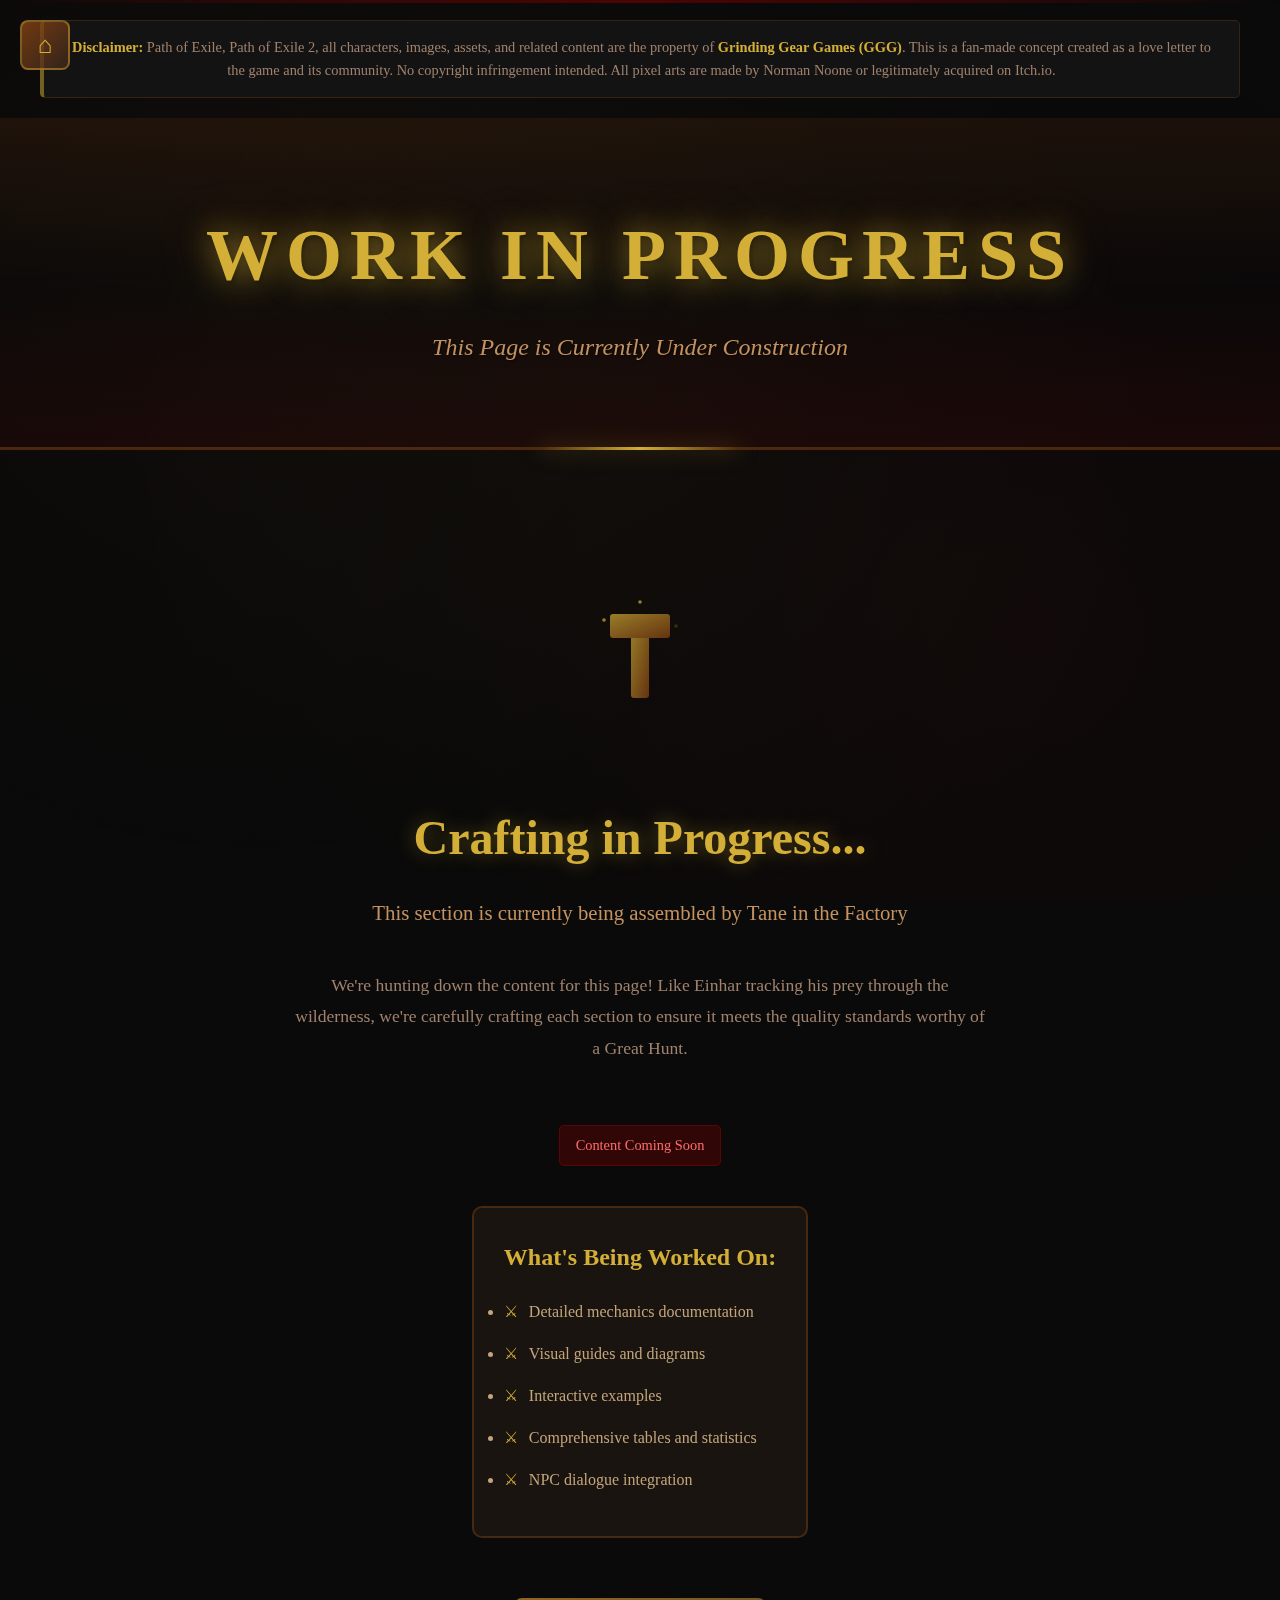
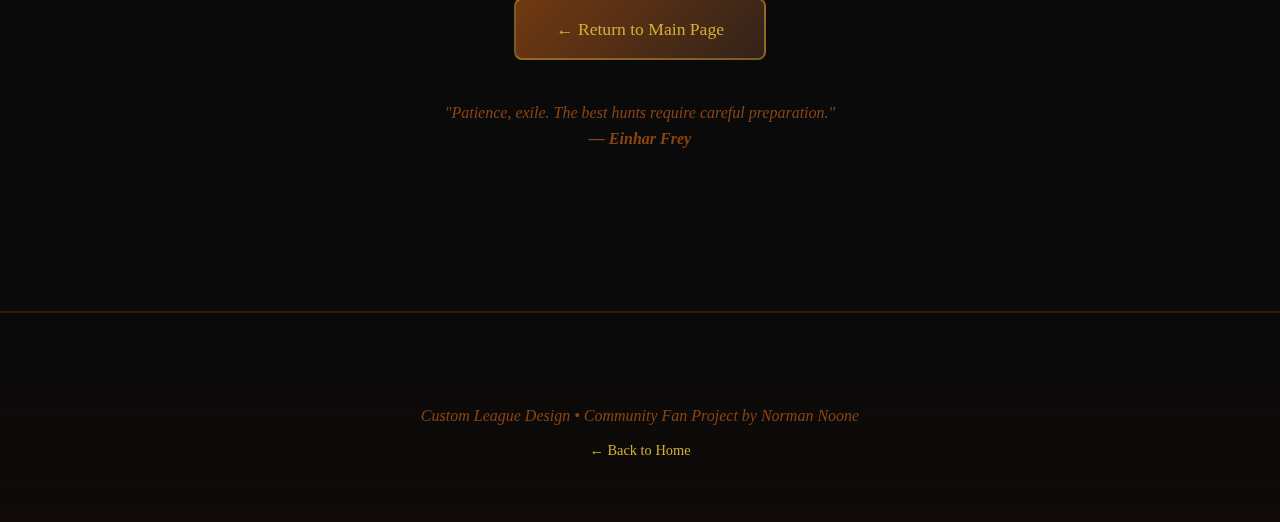
<file: Atlas_Passives.html>
<!DOCTYPE html>
<html lang="en">

<head>
    <meta charset="UTF-8">
    <meta name="viewport" content="width=device-width, initial-scale=1.0">
    <title>Work in Progress - Thaumaturgy</title>

    <!-- Load Dependencies -->
    <script src="lib/gsap.min.js"></script>
    <script src="lib/ScrollTrigger.min.js"></script>
    <script src="lib/lenis.min.js"></script>
    <script src="lib/popper.min.js"></script>
    <link rel="stylesheet" href="lib/tippy.css">
    <script src="lib/tippy.umd.min.js"></script>

    <!-- Main Styles and Scripts -->
    <link rel="stylesheet" href="assets/css/main.css">
    <script src="assets/js/main.js" defer></script>

    <style>
        .wip-container {
            min-height: 60vh;
            display: flex;
            flex-direction: column;
            align-items: center;
            justify-content: center;
            text-align: center;
            padding: 60px 20px;
        }

        .wip-icon {
            width: 120px;
            height: 120px;
            margin-bottom: 30px;
            opacity: 0.7;
            animation: pulse 2s ease-in-out infinite;
        }

        @keyframes pulse {

            0%,
            100% {
                opacity: 0.5;
                transform: scale(1);
            }

            50% {
                opacity: 0.8;
                transform: scale(1.05);
            }
        }

        .wip-title {
            font-size: 3em;
            color: #d4af37;
            margin-bottom: 20px;
            text-shadow: 0 0 20px rgba(212, 175, 55, 0.4);
        }

        .wip-subtitle {
            font-size: 1.3em;
            color: #c4915f;
            margin-bottom: 40px;
            max-width: 600px;
        }

        .wip-message {
            font-size: 1.1em;
            color: #a0826d;
            line-height: 1.8;
            max-width: 700px;
            margin-bottom: 40px;
        }

        .wip-features {
            background: rgba(40, 30, 20, 0.5);
            border: 2px solid rgba(139, 69, 19, 0.4);
            border-radius: 10px;
            padding: 30px;
            max-width: 800px;
            margin: 40px auto;
        }

        .wip-features h3 {
            color: #d4af37;
            font-size: 1.5em;
            margin-bottom: 20px;
        }

        .wip-feature-list {
            text-align: left;
            color: #c4a57b;
            line-height: 2;
        }

        .wip-feature-list li {
            margin-bottom: 10px;
            padding-left: 25px;
            position: relative;
        }

        .wip-feature-list li::before {
            content: "⚔";
            position: absolute;
            left: 0;
            color: #d4af37;
        }

        .back-button {
            display: inline-block;
            padding: 15px 40px;
            background: linear-gradient(135deg, rgba(139, 69, 19, 0.8) 0%, rgba(60, 40, 30, 0.8) 100%);
            border: 2px solid rgba(212, 175, 55, 0.4);
            border-radius: 8px;
            color: #d4af37;
            text-decoration: none;
            font-size: 1.1em;
            transition: all 0.3s ease;
            margin-top: 20px;
        }

        .back-button:hover {
            background: linear-gradient(135deg, rgba(139, 69, 19, 1) 0%, rgba(60, 40, 30, 1) 100%);
            border-color: #d4af37;
            box-shadow: 0 0 20px rgba(212, 175, 55, 0.5);
            transform: translateY(-2px);
        }

        .coming-soon-badge {
            display: inline-block;
            background: rgba(139, 0, 0, 0.3);
            padding: 8px 16px;
            border-radius: 5px;
            font-size: 0.9em;
            color: #ff6b6b;
            border: 1px solid rgba(139, 0, 0, 0.5);
            margin-top: 20px;
        }
    </style>
</head>

<body>
    <div class="bg-pattern"></div>
    <div class="blood-drip"></div>

    <!-- Home Button -->
    <a href="index.html" class="home-button" aria-label="Return to Home"></a>

    <div class="disclaimer">
        <strong>Disclaimer:</strong> Path of Exile, Path of Exile 2, all characters, images, assets, and related content
        are the property of <strong>Grinding Gear Games (GGG)</strong>. This is a fan-made concept created as a love
        letter to the game and its community. No copyright infringement intended. All pixel arts are made by Norman
        Noone
        or legitimately acquired on Itch.io.
    </div>

    <header>
        <h1>WORK IN PROGRESS</h1>
        <div class="subtitle">This Page is Currently Under Construction</div>
    </header>

    <div class="container">
        <div class="wip-container">
            <div class="wip-icon">
                <svg viewBox="0 0 200 200" xmlns="http://www.w3.org/2000/svg">
                    <defs>
                        <linearGradient id="hammerGrad" x1="0%" y1="0%" x2="100%" y2="100%">
                            <stop offset="0%" style="stop-color:#d4af37;stop-opacity:1" />
                            <stop offset="100%" style="stop-color:#8b4513;stop-opacity:1" />
                        </linearGradient>
                    </defs>
                    <!-- Hammer Handle -->
                    <rect x="85" y="60" width="30" height="120" fill="url(#hammerGrad)" rx="5" />
                    <!-- Hammer Head -->
                    <rect x="50" y="40" width="100" height="40" fill="url(#hammerGrad)" rx="5" />
                    <!-- Sparkles -->
                    <circle cx="40" cy="50" r="3" fill="#d4af37" opacity="0.8">
                        <animate attributeName="opacity" values="0.3;1;0.3" dur="1.5s" repeatCount="indefinite" />
                    </circle>
                    <circle cx="160" cy="60" r="3" fill="#d4af37" opacity="0.8">
                        <animate attributeName="opacity" values="1;0.3;1" dur="1.5s" repeatCount="indefinite" />
                    </circle>
                    <circle cx="100" cy="20" r="3" fill="#d4af37" opacity="0.8">
                        <animate attributeName="opacity" values="0.5;1;0.5" dur="1.5s" repeatCount="indefinite" />
                    </circle>
                </svg>
            </div>

            <h2 class="wip-title">Crafting in Progress...</h2>

            <p class="wip-subtitle">
                This section is currently being assembled by Tane in the Factory
            </p>

            <p class="wip-message">
                We're hunting down the content for this page! Like Einhar tracking his prey through the wilderness,
                we're carefully crafting each section to ensure it meets the quality standards worthy of a Great Hunt.
            </p>

            <div class="coming-soon-badge">
                Content Coming Soon
            </div>

            <div class="wip-features">
                <h3>What's Being Worked On:</h3>
                <ul class="wip-feature-list">
                    <li>Detailed mechanics documentation</li>
                    <li>Visual guides and diagrams</li>
                    <li>Interactive examples</li>
                    <li>Comprehensive tables and statistics</li>
                    <li>NPC dialogue integration</li>
                </ul>
            </div>

            <a href="index.html" class="back-button">← Return to Main Page</a>

            <p style="color: #8b4513; font-style: italic; margin-top: 40px;">
                "Patience, exile. The best hunts require careful preparation."<br>
                <strong>— Einhar Frey</strong>
            </p>
        </div>
    </div>

    <footer>
        <p style="color: #8b4513; font-style: italic; margin-top: 30px;">
            Custom League Design • Community Fan Project by Norman Noone
        </p>
        <p style="color: #6b5641; font-size: 0.9em; margin-top: 10px;">
            <a href="index.html" style="color: #d4af37; text-decoration: none;">← Back to Home</a>
        </p>
    </footer>
</body>

</html>
</file>
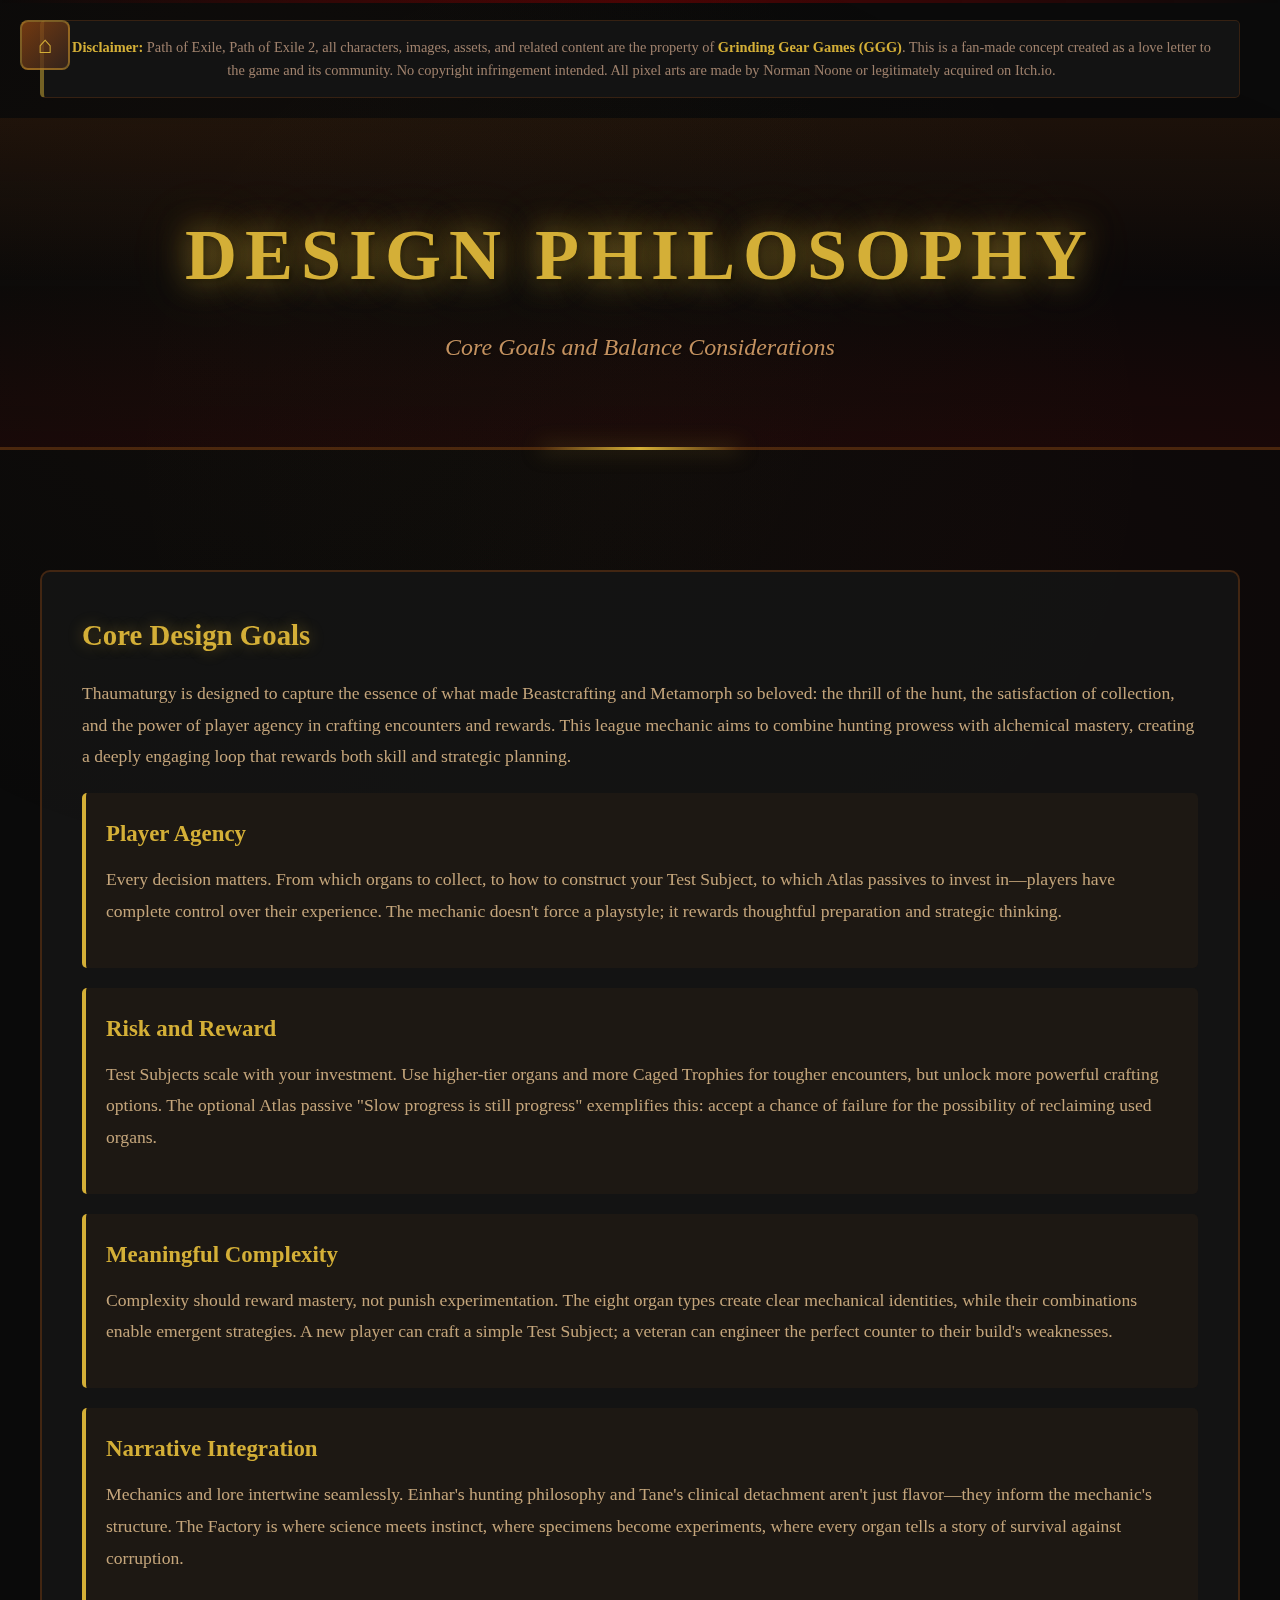
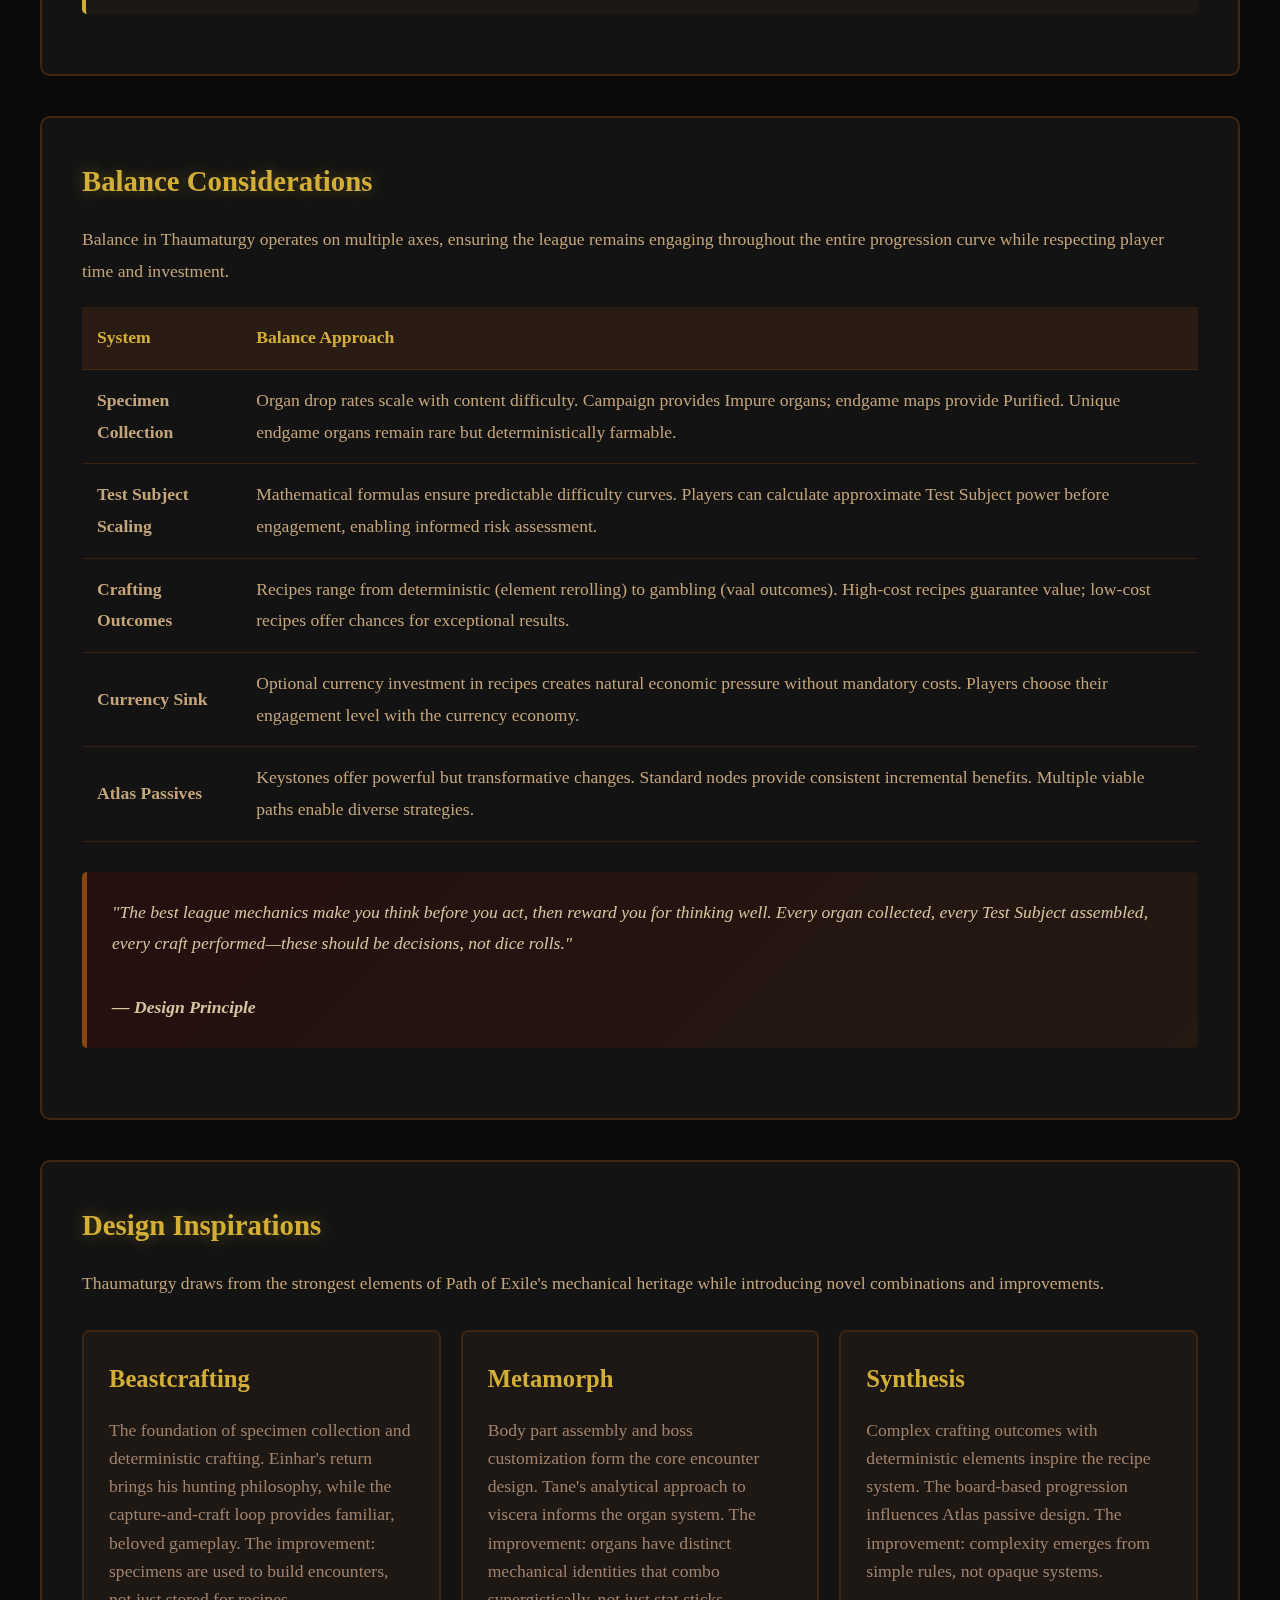
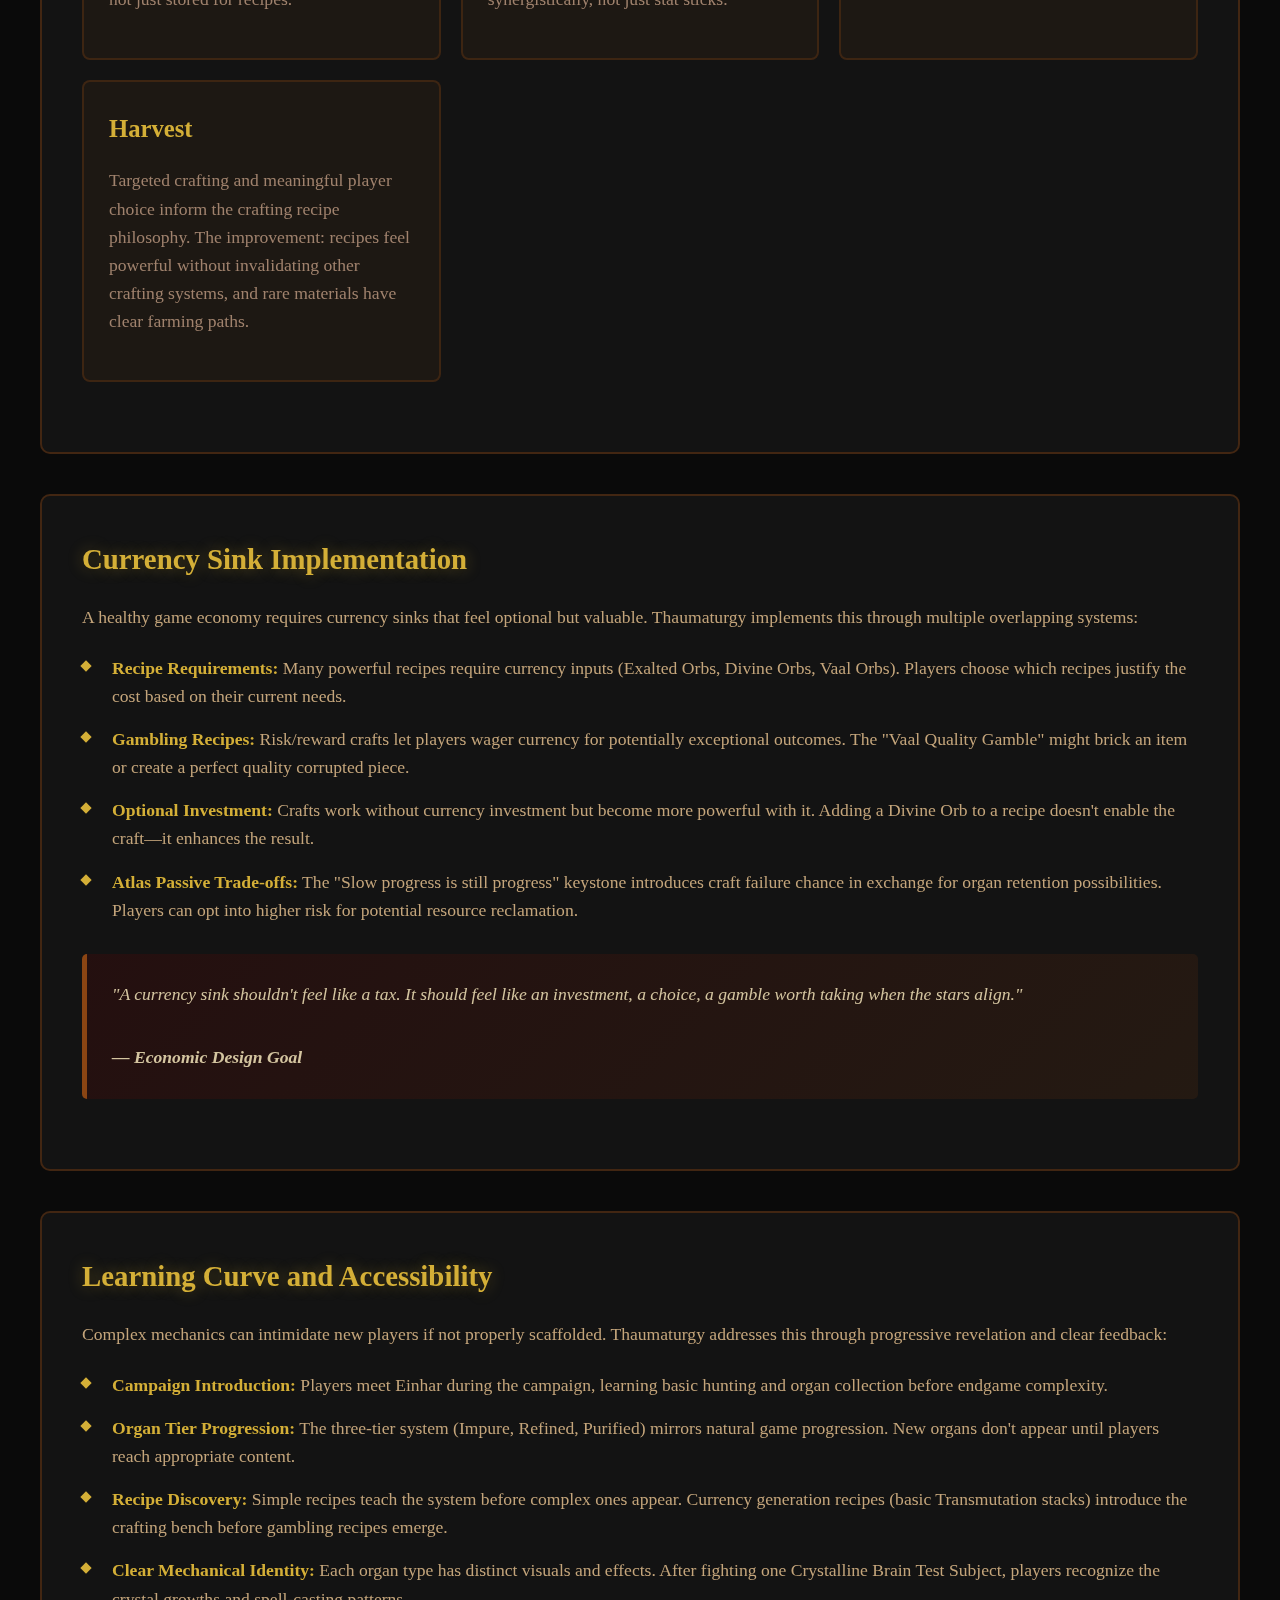
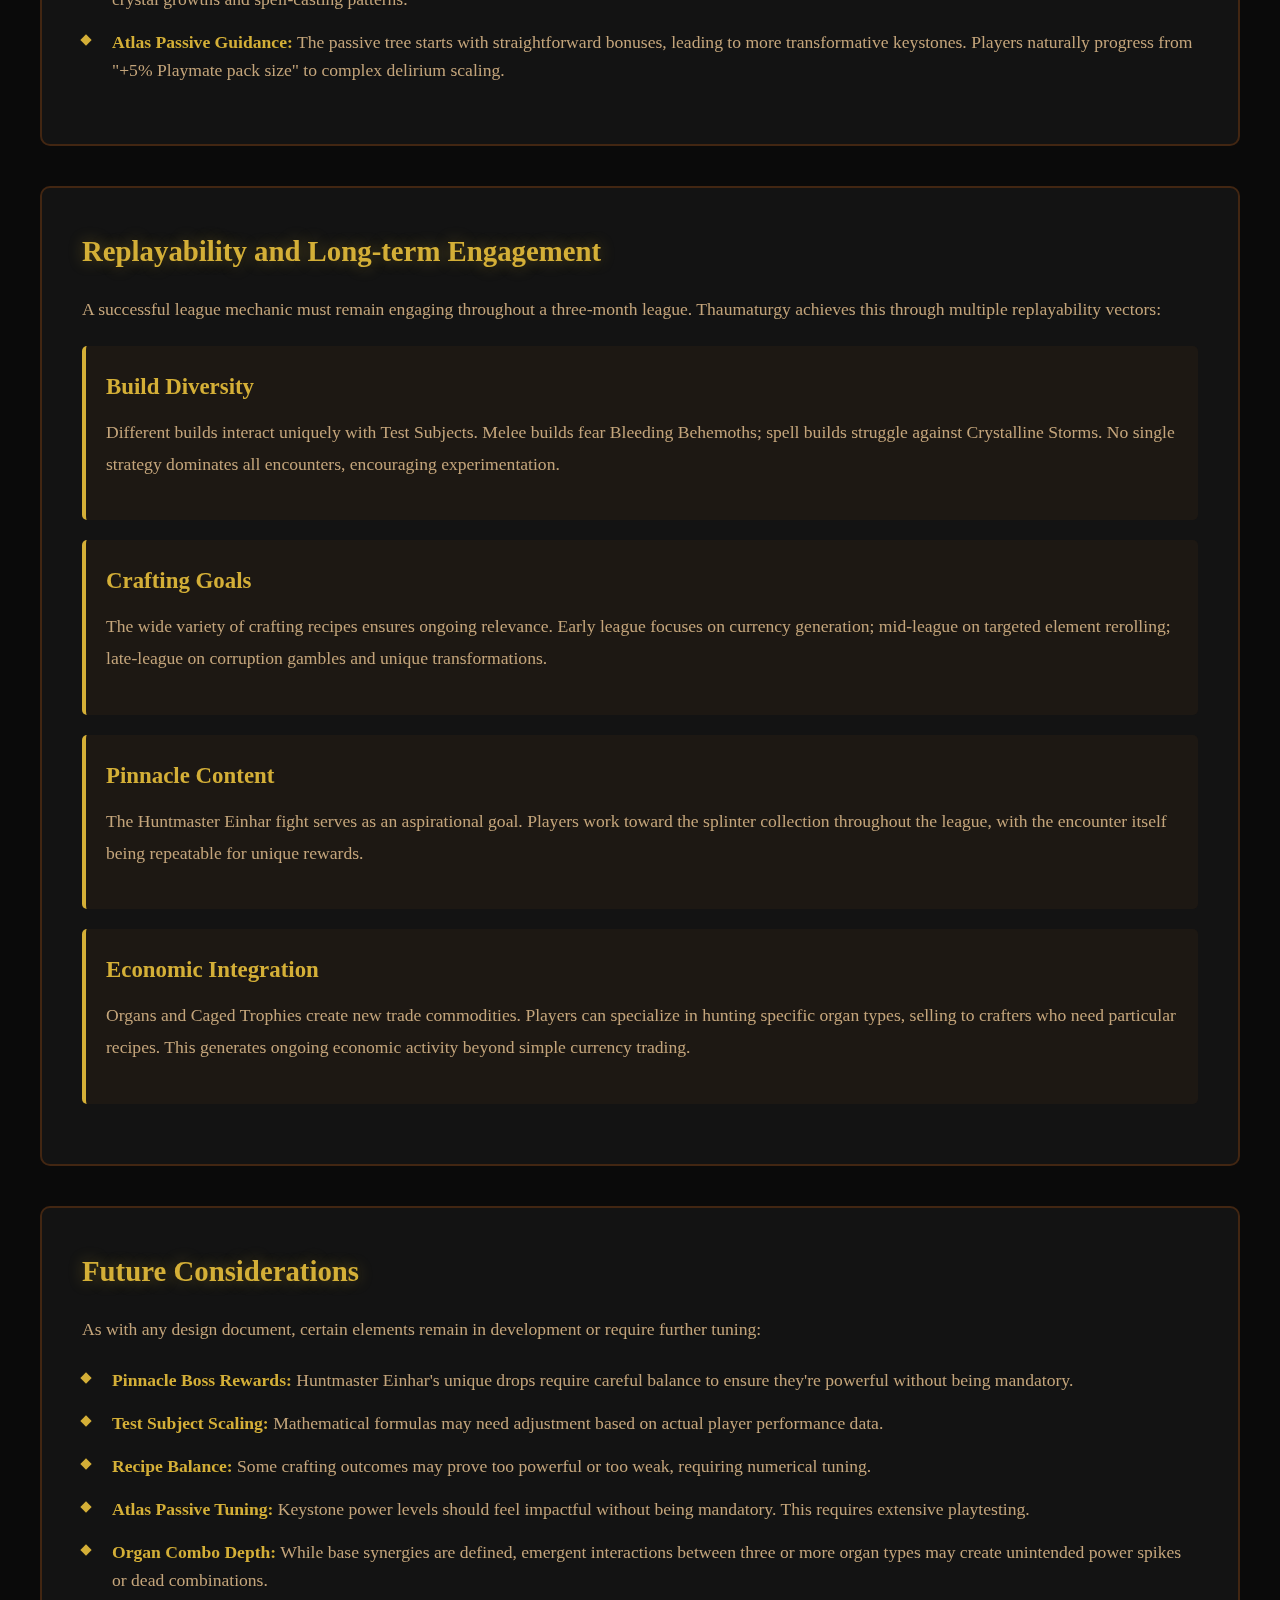
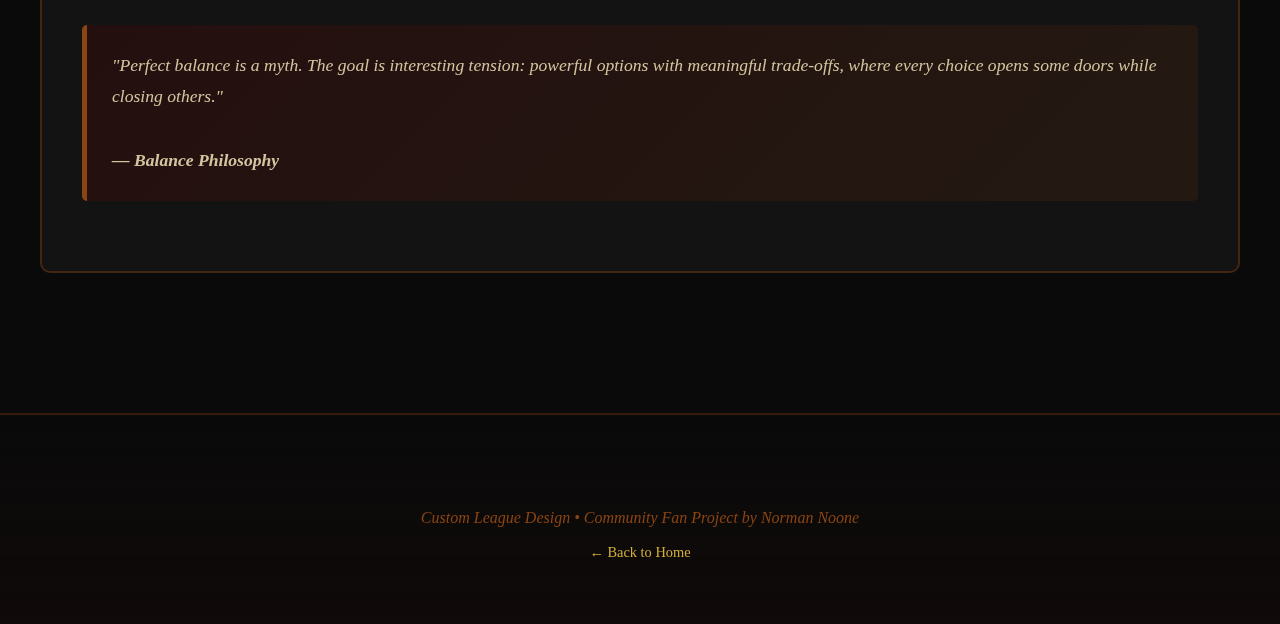
<file: Design_Philosophy.html>
<!DOCTYPE html>
<html lang="en">

<head>
    <meta charset="UTF-8">
    <meta name="viewport" content="width=device-width, initial-scale=1.0">
    <title>Design Philosophy - Thaumaturgy</title>

    <!-- Load Dependencies -->
    <script src="lib/gsap.min.js"></script>
    <script src="lib/ScrollTrigger.min.js"></script>
    <script src="lib/lenis.min.js"></script>
    <script src="lib/popper.min.js"></script>
    <link rel="stylesheet" href="lib/tippy.css">
    <script src="lib/tippy.umd.min.js"></script>

    <!-- Main Styles and Scripts -->
    <link rel="stylesheet" href="assets/css/main.css">
    <script src="assets/js/main.js" defer></script>

    <style>
        .philosophy-section {
            background: rgba(20, 20, 20, 0.9);
            border: 2px solid rgba(139, 69, 19, 0.4);
            border-radius: 10px;
            padding: 40px;
            margin: 40px auto;
            max-width: 1200px;
        }

        .philosophy-section h3 {
            color: #d4af37;
            font-size: 1.8em;
            margin-bottom: 20px;
            text-shadow: 0 0 15px rgba(212, 175, 55, 0.4);
        }

        .philosophy-content {
            color: #c4a57b;
            line-height: 1.8;
            font-size: 1.1em;
        }

        .philosophy-content p {
            margin-bottom: 20px;
        }

        .philosophy-list {
            margin: 20px 0;
            padding-left: 0;
            list-style: none;
        }

        .philosophy-list li {
            margin-bottom: 15px;
            padding-left: 30px;
            position: relative;
            color: #c4a57b;
            line-height: 1.6;
        }

        .philosophy-list li::before {
            content: "";
            position: absolute;
            left: 0;
            top: 8px;
            width: 8px;
            height: 8px;
            background: #d4af37;
            transform: rotate(45deg);
        }

        .philosophy-list li strong {
            color: #d4af37;
        }

        .quote-box {
            background: linear-gradient(135deg, rgba(139, 0, 0, 0.15) 0%, rgba(139, 69, 19, 0.15) 100%);
            border-left: 5px solid #8b4513;
            padding: 25px;
            margin: 30px 0;
            font-style: italic;
            color: #d4c5a0;
            border-radius: 5px;
        }

        .design-goal {
            background: rgba(40, 30, 20, 0.5);
            border-left: 4px solid #d4af37;
            padding: 20px;
            margin: 20px 0;
            border-radius: 5px;
        }

        .design-goal h4 {
            color: #d4af37;
            margin-bottom: 10px;
            font-size: 1.3em;
        }

        .balance-table {
            width: 100%;
            margin: 20px 0;
            border-collapse: collapse;
        }

        .balance-table th,
        .balance-table td {
            padding: 15px;
            text-align: left;
            border-bottom: 1px solid rgba(139, 69, 19, 0.3);
        }

        .balance-table th {
            background: rgba(139, 69, 19, 0.2);
            color: #d4af37;
            font-weight: bold;
        }

        .balance-table td {
            color: #c4a57b;
        }

        .inspiration-grid {
            display: grid;
            grid-template-columns: repeat(auto-fit, minmax(300px, 1fr));
            gap: 20px;
            margin: 30px 0;
        }

        .inspiration-card {
            background: rgba(40, 30, 20, 0.5);
            border: 2px solid rgba(139, 69, 19, 0.3);
            border-radius: 8px;
            padding: 25px;
            transition: all 0.3s ease;
        }

        .inspiration-card:hover {
            border-color: #d4af37;
            box-shadow: 0 0 15px rgba(212, 175, 55, 0.3);
        }

        .inspiration-card h4 {
            color: #d4af37;
            margin-bottom: 15px;
            font-size: 1.4em;
        }

        .inspiration-card p {
            color: #a0826d;
            line-height: 1.6;
        }
    </style>
</head>

<body>
    <div class="bg-pattern"></div>
    <div class="blood-drip"></div>

    <!-- Home Button -->
    <a href="index.html" class="home-button" aria-label="Return to Home"></a>

    <div class="disclaimer">
        <strong>Disclaimer:</strong> Path of Exile, Path of Exile 2, all characters, images, assets, and related content
        are the property of <strong>Grinding Gear Games (GGG)</strong>. This is a fan-made concept created as a love
        letter to the game and its community. No copyright infringement intended. All pixel arts are made by Norman
        Noone
        or legitimately acquired on Itch.io.
    </div>

    <header>
        <h1>DESIGN PHILOSOPHY</h1>
        <div class="subtitle">Core Goals and Balance Considerations</div>
    </header>

    <div class="container">
        <div class="philosophy-section">
            <h3>Core Design Goals</h3>
            <div class="philosophy-content">
                <p>
                    Thaumaturgy is designed to capture the essence of what made Beastcrafting and Metamorph so beloved:
                    the thrill of the hunt, the satisfaction of collection, and the power of player agency in crafting
                    encounters and rewards. This league mechanic aims to combine hunting prowess with alchemical
                    mastery,
                    creating a deeply engaging loop that rewards both skill and strategic planning.
                </p>

                <div class="design-goal">
                    <h4>Player Agency</h4>
                    <p>
                        Every decision matters. From which organs to collect, to how to construct your Test Subject, to
                        which Atlas passives to invest in—players have complete control over their experience. The
                        mechanic
                        doesn't force a playstyle; it rewards thoughtful preparation and strategic thinking.
                    </p>
                </div>

                <div class="design-goal">
                    <h4>Risk and Reward</h4>
                    <p>
                        Test Subjects scale with your investment. Use higher-tier organs and more Caged Trophies for
                        tougher encounters, but unlock more powerful crafting options. The optional Atlas passive "Slow
                        progress is still progress" exemplifies this: accept a chance of failure for the possibility of
                        reclaiming used organs.
                    </p>
                </div>

                <div class="design-goal">
                    <h4>Meaningful Complexity</h4>
                    <p>
                        Complexity should reward mastery, not punish experimentation. The eight organ types create clear
                        mechanical identities, while their combinations enable emergent strategies. A new player can
                        craft
                        a simple Test Subject; a veteran can engineer the perfect counter to their build's weaknesses.
                    </p>
                </div>

                <div class="design-goal">
                    <h4>Narrative Integration</h4>
                    <p>
                        Mechanics and lore intertwine seamlessly. Einhar's hunting philosophy and Tane's clinical
                        detachment aren't just flavor—they inform the mechanic's structure. The Factory is where science
                        meets instinct, where specimens become experiments, where every organ tells a story of survival
                        against corruption.
                    </p>
                </div>
            </div>
        </div>

        <div class="philosophy-section">
            <h3>Balance Considerations</h3>
            <div class="philosophy-content">
                <p>
                    Balance in Thaumaturgy operates on multiple axes, ensuring the league remains engaging throughout
                    the entire progression curve while respecting player time and investment.
                </p>

                <table class="balance-table">
                    <thead>
                        <tr>
                            <th>System</th>
                            <th>Balance Approach</th>
                        </tr>
                    </thead>
                    <tbody>
                        <tr>
                            <td><strong>Specimen Collection</strong></td>
                            <td>Organ drop rates scale with content difficulty. Campaign provides Impure organs; endgame
                                maps provide Purified. Unique endgame organs remain rare but deterministically farmable.
                            </td>
                        </tr>
                        <tr>
                            <td><strong>Test Subject Scaling</strong></td>
                            <td>Mathematical formulas ensure predictable difficulty curves. Players can calculate
                                approximate Test Subject power before engagement, enabling informed risk assessment.
                            </td>
                        </tr>
                        <tr>
                            <td><strong>Crafting Outcomes</strong></td>
                            <td>Recipes range from deterministic (element rerolling) to gambling (vaal outcomes).
                                High-cost
                                recipes guarantee value; low-cost recipes offer chances for exceptional results.</td>
                        </tr>
                        <tr>
                            <td><strong>Currency Sink</strong></td>
                            <td>Optional currency investment in recipes creates natural economic pressure without
                                mandatory
                                costs. Players choose their engagement level with the currency economy.</td>
                        </tr>
                        <tr>
                            <td><strong>Atlas Passives</strong></td>
                            <td>Keystones offer powerful but transformative changes. Standard nodes provide consistent
                                incremental benefits. Multiple viable paths enable diverse strategies.</td>
                        </tr>
                    </tbody>
                </table>

                <div class="quote-box">
                    "The best league mechanics make you think before you act, then reward you for thinking well. Every
                    organ collected, every Test Subject assembled, every craft performed—these should be decisions, not
                    dice rolls."
                    <br><br>
                    <strong>— Design Principle</strong>
                </div>
            </div>
        </div>

        <div class="philosophy-section">
            <h3>Design Inspirations</h3>
            <div class="philosophy-content">
                <p>
                    Thaumaturgy draws from the strongest elements of Path of Exile's mechanical heritage while
                    introducing novel combinations and improvements.
                </p>

                <div class="inspiration-grid">
                    <div class="inspiration-card">
                        <h4>Beastcrafting</h4>
                        <p>
                            The foundation of specimen collection and deterministic crafting. Einhar's return brings his
                            hunting philosophy, while the capture-and-craft loop provides familiar, beloved gameplay.
                            The
                            improvement: specimens are used to build encounters, not just stored for recipes.
                        </p>
                    </div>

                    <div class="inspiration-card">
                        <h4>Metamorph</h4>
                        <p>
                            Body part assembly and boss customization form the core encounter design. Tane's analytical
                            approach to viscera informs the organ system. The improvement: organs have distinct
                            mechanical
                            identities that combo synergistically, not just stat sticks.
                        </p>
                    </div>

                    <div class="inspiration-card">
                        <h4>Synthesis</h4>
                        <p>
                            Complex crafting outcomes with deterministic elements inspire the recipe system. The
                            board-based
                            progression influences Atlas passive design. The improvement: complexity emerges from simple
                            rules, not opaque systems.
                        </p>
                    </div>

                    <div class="inspiration-card">
                        <h4>Harvest</h4>
                        <p>
                            Targeted crafting and meaningful player choice inform the crafting recipe philosophy. The
                            improvement: recipes feel powerful without invalidating other crafting systems, and rare
                            materials have clear farming paths.
                        </p>
                    </div>
                </div>
            </div>
        </div>

        <div class="philosophy-section">
            <h3>Currency Sink Implementation</h3>
            <div class="philosophy-content">
                <p>
                    A healthy game economy requires currency sinks that feel optional but valuable. Thaumaturgy
                    implements
                    this through multiple overlapping systems:
                </p>

                <ul class="philosophy-list">
                    <li>
                        <strong>Recipe Requirements:</strong> Many powerful recipes require currency inputs (Exalted
                        Orbs,
                        Divine Orbs, Vaal Orbs). Players choose which recipes justify the cost based on their current
                        needs.
                    </li>
                    <li>
                        <strong>Gambling Recipes:</strong> Risk/reward crafts let players wager currency for potentially
                        exceptional outcomes. The "Vaal Quality Gamble" might brick an item or create a perfect quality
                        corrupted piece.
                    </li>
                    <li>
                        <strong>Optional Investment:</strong> Crafts work without currency investment but become more
                        powerful with it. Adding a Divine Orb to a recipe doesn't enable the craft—it enhances the
                        result.
                    </li>
                    <li>
                        <strong>Atlas Passive Trade-offs:</strong> The "Slow progress is still progress" keystone
                        introduces
                        craft failure chance in exchange for organ retention possibilities. Players can opt into higher
                        risk for potential resource reclamation.
                    </li>
                </ul>

                <div class="quote-box">
                    "A currency sink shouldn't feel like a tax. It should feel like an investment, a choice, a gamble
                    worth
                    taking when the stars align."
                    <br><br>
                    <strong>— Economic Design Goal</strong>
                </div>
            </div>
        </div>

        <div class="philosophy-section">
            <h3>Learning Curve and Accessibility</h3>
            <div class="philosophy-content">
                <p>
                    Complex mechanics can intimidate new players if not properly scaffolded. Thaumaturgy addresses this
                    through progressive revelation and clear feedback:
                </p>

                <ul class="philosophy-list">
                    <li>
                        <strong>Campaign Introduction:</strong> Players meet Einhar during the campaign, learning basic
                        hunting and organ collection before endgame complexity.
                    </li>
                    <li>
                        <strong>Organ Tier Progression:</strong> The three-tier system (Impure, Refined, Purified)
                        mirrors
                        natural game progression. New organs don't appear until players reach appropriate content.
                    </li>
                    <li>
                        <strong>Recipe Discovery:</strong> Simple recipes teach the system before complex ones appear.
                        Currency generation recipes (basic Transmutation stacks) introduce the crafting bench before
                        gambling recipes emerge.
                    </li>
                    <li>
                        <strong>Clear Mechanical Identity:</strong> Each organ type has distinct visuals and effects.
                        After
                        fighting one Crystalline Brain Test Subject, players recognize the crystal growths and
                        spell-casting
                        patterns.
                    </li>
                    <li>
                        <strong>Atlas Passive Guidance:</strong> The passive tree starts with straightforward bonuses,
                        leading to more transformative keystones. Players naturally progress from "+5% Playmate pack
                        size"
                        to complex delirium scaling.
                    </li>
                </ul>
            </div>
        </div>

        <div class="philosophy-section">
            <h3>Replayability and Long-term Engagement</h3>
            <div class="philosophy-content">
                <p>
                    A successful league mechanic must remain engaging throughout a three-month league. Thaumaturgy
                    achieves this through multiple replayability vectors:
                </p>

                <div class="design-goal">
                    <h4>Build Diversity</h4>
                    <p>
                        Different builds interact uniquely with Test Subjects. Melee builds fear Bleeding Behemoths;
                        spell builds struggle against Crystalline Storms. No single strategy dominates all encounters,
                        encouraging experimentation.
                    </p>
                </div>

                <div class="design-goal">
                    <h4>Crafting Goals</h4>
                    <p>
                        The wide variety of crafting recipes ensures ongoing relevance. Early league focuses on currency
                        generation; mid-league on targeted element rerolling; late-league on corruption gambles and
                        unique
                        transformations.
                    </p>
                </div>

                <div class="design-goal">
                    <h4>Pinnacle Content</h4>
                    <p>
                        The Huntmaster Einhar fight serves as an aspirational goal. Players work toward the splinter
                        collection throughout the league, with the encounter itself being repeatable for unique rewards.
                    </p>
                </div>

                <div class="design-goal">
                    <h4>Economic Integration</h4>
                    <p>
                        Organs and Caged Trophies create new trade commodities. Players can specialize in hunting
                        specific
                        organ types, selling to crafters who need particular recipes. This generates ongoing economic
                        activity beyond simple currency trading.
                    </p>
                </div>
            </div>
        </div>

        <div class="philosophy-section">
            <h3>Future Considerations</h3>
            <div class="philosophy-content">
                <p>
                    As with any design document, certain elements remain in development or require further tuning:
                </p>

                <ul class="philosophy-list">
                    <li>
                        <strong>Pinnacle Boss Rewards:</strong> Huntmaster Einhar's unique drops require careful balance
                        to ensure they're powerful without being mandatory.
                    </li>
                    <li>
                        <strong>Test Subject Scaling:</strong> Mathematical formulas may need adjustment based on actual
                        player performance data.
                    </li>
                    <li>
                        <strong>Recipe Balance:</strong> Some crafting outcomes may prove too powerful or too weak,
                        requiring numerical tuning.
                    </li>
                    <li>
                        <strong>Atlas Passive Tuning:</strong> Keystone power levels should feel impactful without being
                        mandatory. This requires extensive playtesting.
                    </li>
                    <li>
                        <strong>Organ Combo Depth:</strong> While base synergies are defined, emergent interactions
                        between
                        three or more organ types may create unintended power spikes or dead combinations.
                    </li>
                </ul>

                <div class="quote-box">
                    "Perfect balance is a myth. The goal is interesting tension: powerful options with meaningful
                    trade-offs,
                    where every choice opens some doors while closing others."
                    <br><br>
                    <strong>— Balance Philosophy</strong>
                </div>
            </div>
        </div>
    </div>

    <footer>
        <p style="color: #8b4513; font-style: italic; margin-top: 30px;">
            Custom League Design • Community Fan Project by Norman Noone
        </p>
        <p style="color: #6b5641; font-size: 0.9em; margin-top: 10px;">
            <a href="index.html" style="color: #d4af37; text-decoration: none;">← Back to Home</a>
        </p>
    </footer>
</body>

</html>
</file>
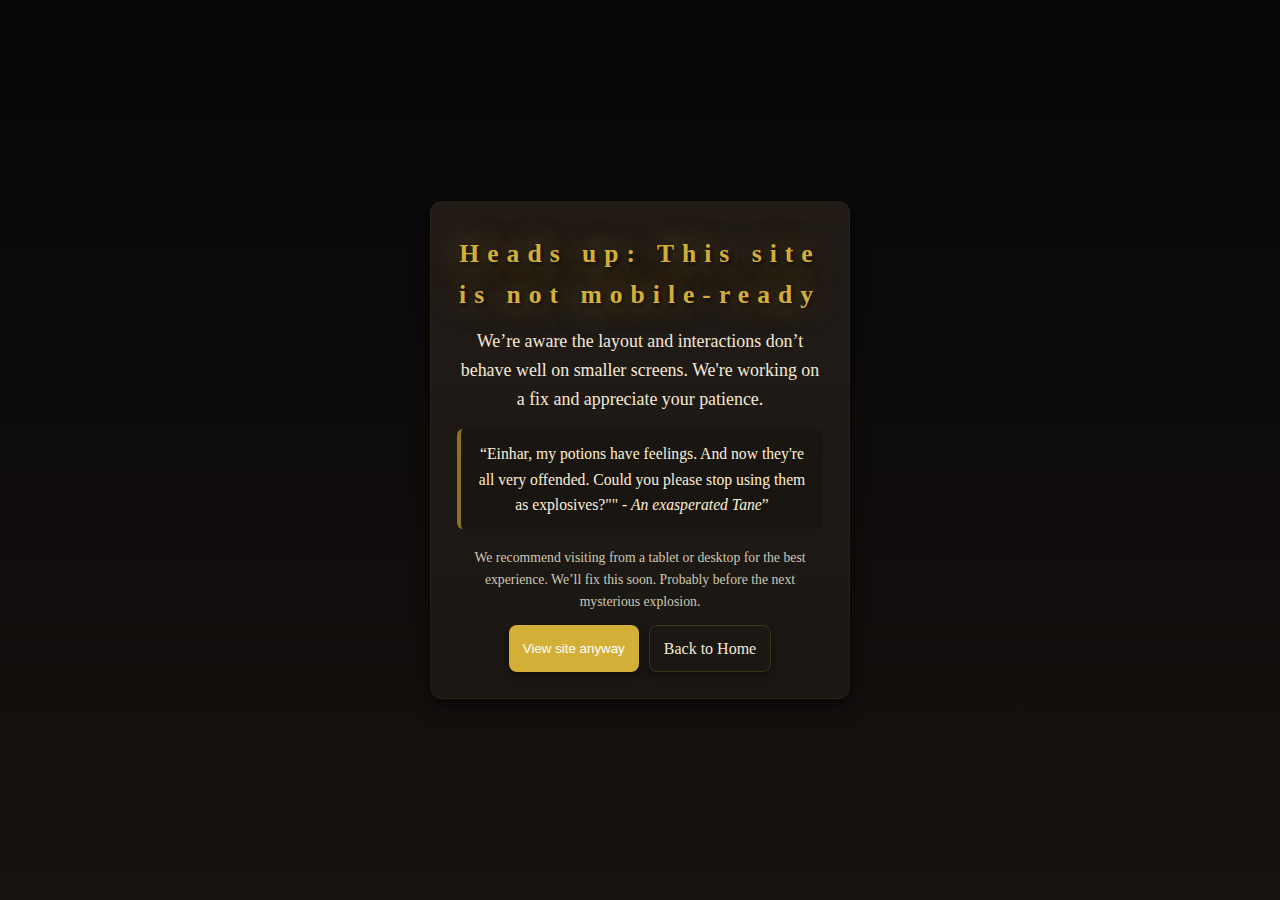
<file: mobile_warning.html>
<!DOCTYPE html>
<html lang="en">

<head>
    <meta charset="UTF-8">
    <meta name="viewport" content="width=device-width, initial-scale=1.0">
    <title>Mobile Warning - Thaumaturgy</title>
    <link rel="stylesheet" href="assets/css/main.css">
    <style>
        /* Lightweight mobile-specific styles for the warning page */
        :root {
            --bg: #0b0b0c;
            --panel: #241f1a;
            --accent: #d4af37;
            --text: #f4e9d6;
        }

        html,
        body {
            height: 100%;
            margin: 0;
            padding: 0;
            font-family: 'Palatino Linotype', 'Book Antiqua', Palatino, serif;
            background: linear-gradient(180deg, #070607 0%, #161210 100%);
            color: var(--text);
            -webkit-font-smoothing: antialiased;
            -moz-osx-font-smoothing: grayscale;
        }

        .mobile-warning-wrap {
            width: 100%;
            min-height: 100vh;
            display: flex;
            flex-direction: column;
            align-items: center;
            justify-content: center;
            padding: 28px;
            box-sizing: border-box;
            text-align: center;
        }

        .panel {
            max-width: 420px;
            width: 100%;
            background: linear-gradient(180deg, rgba(36, 30, 25, 0.9), rgba(28, 24, 20, 0.9));
            padding: 20px;
            border-radius: 12px;
            border: 1px solid rgba(212, 175, 55, 0.06);
            box-shadow: 0 6px 18px rgba(0, 0, 0, 0.6);
        }

        h1 {
            font-size: 1.6rem;
            margin: 6px 0 6px 0;
            color: var(--accent);
        }

        .lead {
            margin: 12px 0 14px 0;
            font-size: 1.04rem;
            color: var(--text);
        }

        .quote {
            margin: 16px 0 18px 0;
            font-size: 0.98rem;
            color: #ffefd5;
            background: rgba(0, 0, 0, 0.15);
            border-left: 4px solid rgba(212, 175, 55, 0.6);
            padding: 12px 12px;
            border-radius: 6px;
        }

        .controls {
            display: flex;
            gap: 10px;
            justify-content: center;
            margin-top: 12px;
            flex-wrap: wrap;
        }

        .btn {
            display: inline-block;
            padding: 10px 14px;
            border-radius: 8px;
            text-decoration: none;
            color: #fff;
            background: var(--accent);
            box-shadow: 0 3px 10px rgba(0, 0, 0, 0.45);
            border: none;
        }

        .btn.secondary {
            background: transparent;
            color: var(--text);
            border: 1px solid rgba(212, 175, 55, 0.18);
        }

        .small {
            font-size: 0.86rem;
            color: #cfc8b2;
        }

        @media (min-width: 422px) {
            .lead {
                font-size: 1.12rem;
            }

            .panel {
                padding: 26px;
            }
        }
    </style>
    <script>
        // Small client script to let the 'view anyway' option persist (we keep the heavy detection in assets/js/main.js)
        function mobileWarningViewAnyway() {
            try { localStorage.setItem('mobile_override', 'true'); } catch (e) { }
            // Attempt to return to the previous page (if any) or index
            var from = (new URLSearchParams(window.location.search)).get('from');
            if (from) {
                window.location = from;
            } else if (document.referrer && document.referrer !== window.location.href) {
                window.location = document.referrer;
            } else {
                window.location = 'index.html';
            }
        }

        function mobileWarningTryAgainLater() {
            // Keep user on the page but offer the refresh
            try { localStorage.setItem('mobile_override', 'true'); } catch (e) { }
            location.reload();
        }
    </script>
</head>

<body>
    <div class="mobile-warning-wrap">
        <div class="panel">
            <h1>Heads up: This site is not mobile-ready</h1>
            <div class="lead">We’re aware the layout and interactions don’t behave well on smaller screens. We're
                working on a fix and appreciate your patience.</div>

            <div class="quote">“Einhar, my potions have feelings. And now they're all very offended. Could you
                please stop using them as explosives?"" <em> - An exasperated Tane</em>”</div>

            <div class="small">We recommend visiting from a tablet or desktop for the best experience. We’ll fix this
                soon. Probably before the next mysterious explosion.</div>

            <div class="controls">
                <button class="btn" onclick="mobileWarningViewAnyway()">View site anyway</button>
                <a class="btn secondary" href="index.html" role="button"
                    onclick="localStorage.setItem('mobile_override','true')">
                    Back to Home
                </a>
            </div>
        </div>
    </div>
</body>

</html>
</file>
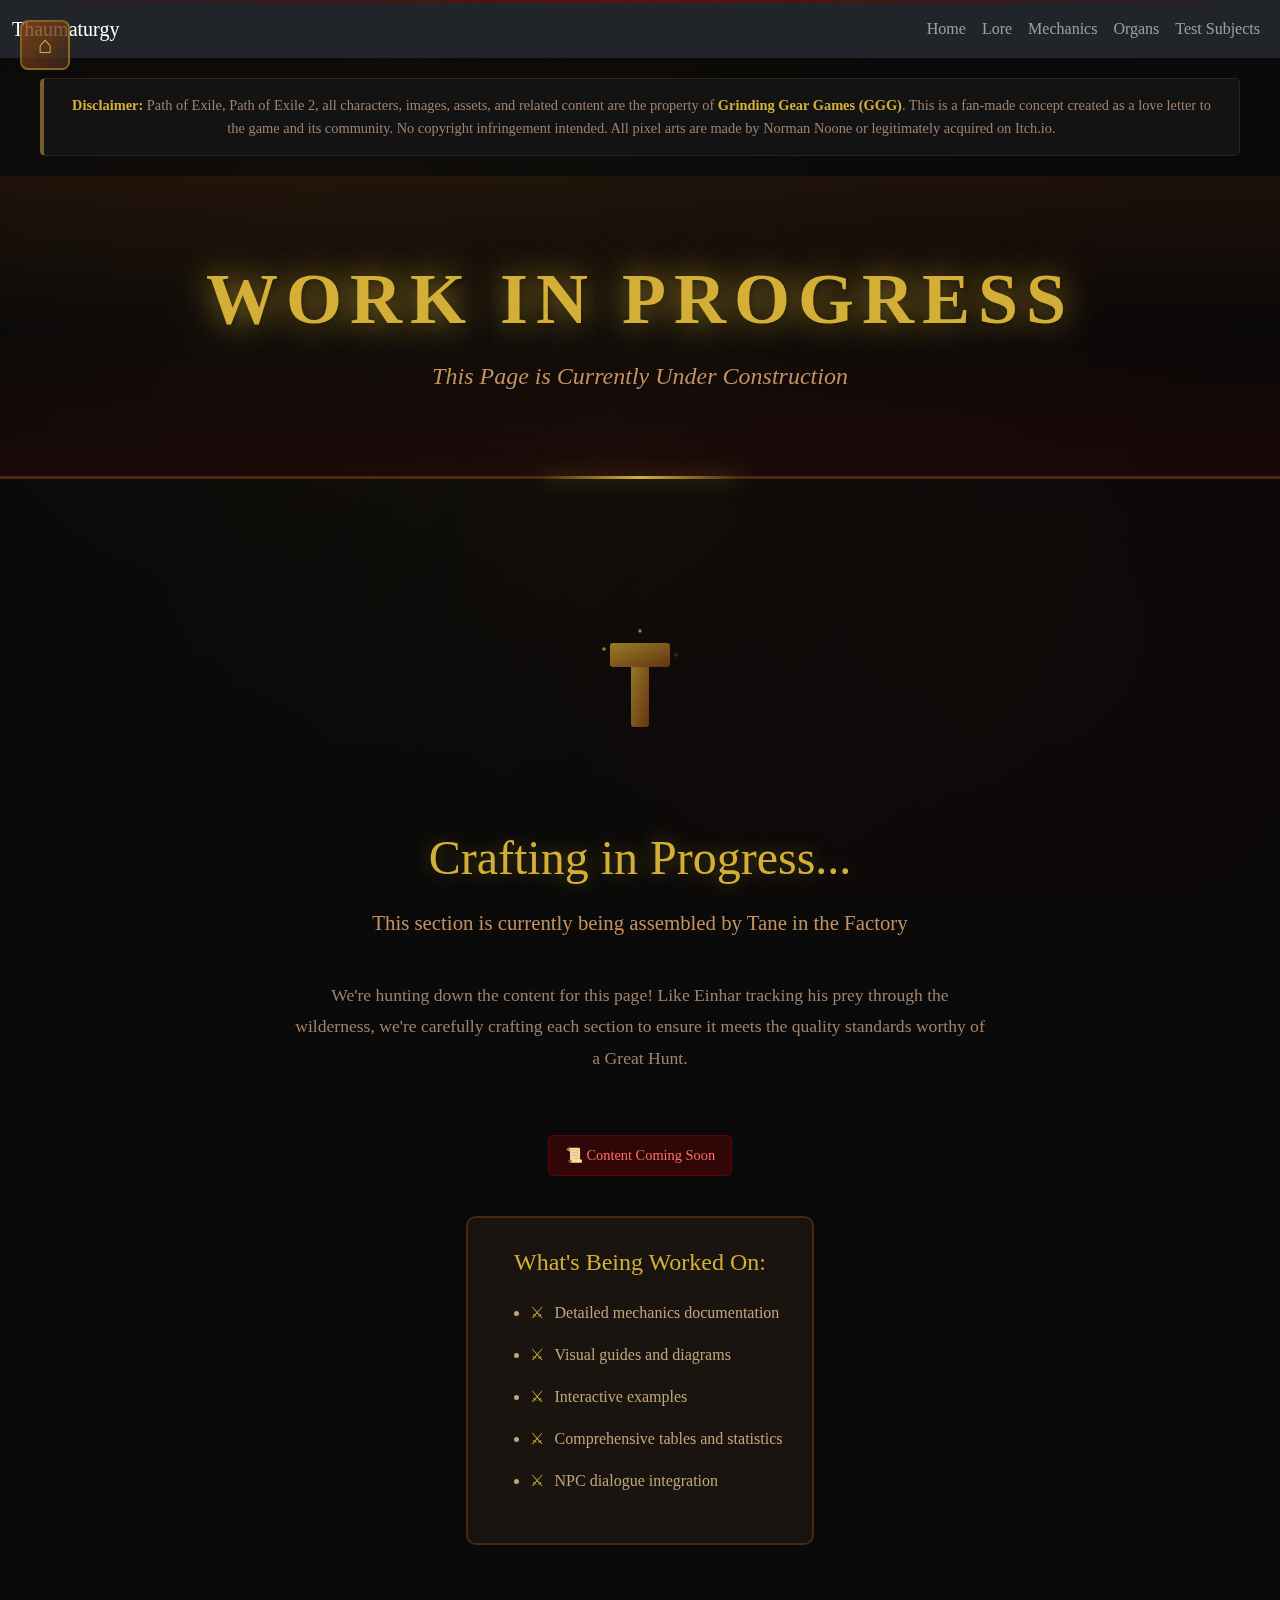
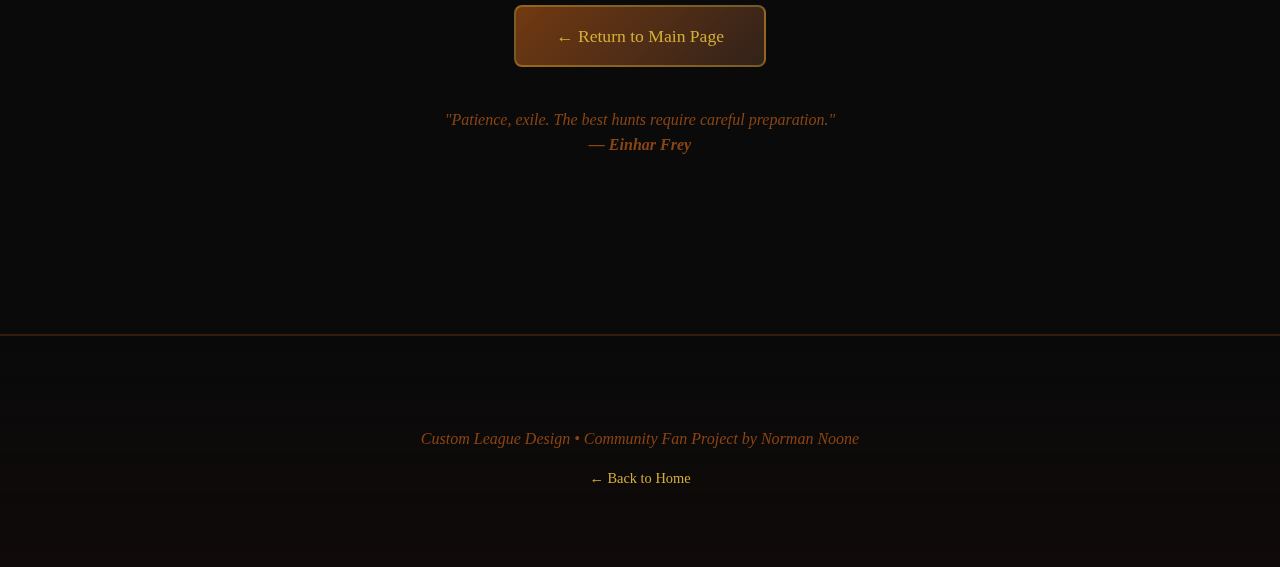
<file: Organ_systems.html>
<!DOCTYPE html>
<html lang="en">

<head>
    <meta charset="UTF-8">
    <meta name="viewport" content="width=device-width, initial-scale=1.0">
    <link href="https://cdn.jsdelivr.net/npm/bootstrap@5.3.2/dist/css/bootstrap.min.css" rel="stylesheet" crossorigin="anonymous">
    <title>Work in Progress - Thaumaturgy</title>

    <!-- Load Dependencies -->
    <script src="lib/gsap.min.js"></script>
    <script src="lib/ScrollTrigger.min.js"></script>
    <script src="lib/lenis.min.js"></script>
    <script src="lib/popper.min.js"></script>
    <link rel="stylesheet" href="lib/tippy.css">
    <script src="lib/tippy.umd.min.js"></script>

    <!-- Main Styles and Scripts -->
    <link rel="stylesheet" href="assets/css/main.css">
    <script src="assets/js/main.js" defer></script>
    <script src="https://cdn.jsdelivr.net/npm/bootstrap@5.3.2/dist/js/bootstrap.bundle.min.js" defer crossorigin="anonymous"></script>

    <style>
        .wip-container {
            min-height: 60vh;
            display: flex;
            flex-direction: column;
            align-items: center;
            justify-content: center;
            text-align: center;
            padding: 60px 20px;
        }

        .wip-icon {
            width: 120px;
            height: 120px;
            margin-bottom: 30px;
            opacity: 0.7;
            animation: pulse 2s ease-in-out infinite;
        }

        @keyframes pulse {

            0%,
            100% {
                opacity: 0.5;
                transform: scale(1);
            }

            50% {
                opacity: 0.8;
                transform: scale(1.05);
            }
        }

        .wip-title {
            font-size: 3em;
            color: #d4af37;
            margin-bottom: 20px;
            text-shadow: 0 0 20px rgba(212, 175, 55, 0.4);
        }

        .wip-subtitle {
            font-size: 1.3em;
            color: #c4915f;
            margin-bottom: 40px;
            max-width: 600px;
        }

        .wip-message {
            font-size: 1.1em;
            color: #a0826d;
            line-height: 1.8;
            max-width: 700px;
            margin-bottom: 40px;
        }

        .wip-features {
            background: rgba(40, 30, 20, 0.5);
            border: 2px solid rgba(139, 69, 19, 0.4);
            border-radius: 10px;
            padding: 30px;
            max-width: 800px;
            margin: 40px auto;
        }

        .wip-features h3 {
            color: #d4af37;
            font-size: 1.5em;
            margin-bottom: 20px;
        }

        .wip-feature-list {
            text-align: left;
            color: #c4a57b;
            line-height: 2;
        }

        .wip-feature-list li {
            margin-bottom: 10px;
            padding-left: 25px;
            position: relative;
        }

        .wip-feature-list li::before {
            content: "⚔";
            position: absolute;
            left: 0;
            color: #d4af37;
        }

        .back-button {
            display: inline-block;
            padding: 15px 40px;
            background: linear-gradient(135deg, rgba(139, 69, 19, 0.8) 0%, rgba(60, 40, 30, 0.8) 100%);
            border: 2px solid rgba(212, 175, 55, 0.4);
            border-radius: 8px;
            color: #d4af37;
            text-decoration: none;
            font-size: 1.1em;
            transition: all 0.3s ease;
            margin-top: 20px;
        }

        .back-button:hover {
            background: linear-gradient(135deg, rgba(139, 69, 19, 1) 0%, rgba(60, 40, 30, 1) 100%);
            border-color: #d4af37;
            box-shadow: 0 0 20px rgba(212, 175, 55, 0.5);
            transform: translateY(-2px);
        }

        .coming-soon-badge {
            display: inline-block;
            background: rgba(139, 0, 0, 0.3);
            padding: 8px 16px;
            border-radius: 5px;
            font-size: 0.9em;
            color: #ff6b6b;
            border: 1px solid rgba(139, 0, 0, 0.5);
            margin-top: 20px;
        }
    </style>
</head>

<body>
    <nav class="navbar navbar-expand-md navbar-dark bg-dark">
        <div class="container-fluid">
            <a class="navbar-brand" href="index.html">Thaumaturgy</a>
            <button class="navbar-toggler" type="button" data-bs-toggle="collapse" data-bs-target="#mainNavbar" aria-controls="mainNavbar" aria-expanded="false" aria-label="Toggle navigation">
                <span class="navbar-toggler-icon"></span>
            </button>
            <div class="collapse navbar-collapse" id="mainNavbar">
                <ul class="navbar-nav ms-auto mb-2 mb-md-0">
                    <li class="nav-item"><a class="nav-link" href="index.html">Home</a></li>
                    <li class="nav-item"><a class="nav-link" href="Lore_and_Overview.html">Lore</a></li>
                    <li class="nav-item"><a class="nav-link" href="Core_Mechanics.html">Mechanics</a></li>
                    <li class="nav-item"><a class="nav-link" href="Organ_systems.html">Organs</a></li>
                    <li class="nav-item"><a class="nav-link" href="Test_Subjects.html">Test Subjects</a></li>
                </ul>
            </div>
        </div>
    </nav>
    <div class="bg-pattern"></div>
    <div class="blood-drip"></div>

    <!-- Home Button -->
    <a href="index.html" class="home-button" aria-label="Return to Home"></a>

    <div class="disclaimer">
        <strong>Disclaimer:</strong> Path of Exile, Path of Exile 2, all characters, images, assets, and related content
        are the property of <strong>Grinding Gear Games (GGG)</strong>. This is a fan-made concept created as a love
        letter to the game and its community. No copyright infringement intended. All pixel arts are made by Norman
        Noone
        or legitimately acquired on Itch.io.
    </div>

    <header>
        <h1>WORK IN PROGRESS</h1>
        <div class="subtitle">This Page is Currently Under Construction</div>
    </header>

    <div class="container site-container">
        <div class="wip-container">
            <div class="wip-icon">
                <svg viewBox="0 0 200 200" xmlns="http://www.w3.org/2000/svg">
                    <defs>
                        <linearGradient id="hammerGrad" x1="0%" y1="0%" x2="100%" y2="100%">
                            <stop offset="0%" style="stop-color:#d4af37;stop-opacity:1" />
                            <stop offset="100%" style="stop-color:#8b4513;stop-opacity:1" />
                        </linearGradient>
                    </defs>
                    <!-- Hammer Handle -->
                    <rect x="85" y="60" width="30" height="120" fill="url(#hammerGrad)" rx="5" />
                    <!-- Hammer Head -->
                    <rect x="50" y="40" width="100" height="40" fill="url(#hammerGrad)" rx="5" />
                    <!-- Sparkles -->
                    <circle cx="40" cy="50" r="3" fill="#d4af37" opacity="0.8">
                        <animate attributeName="opacity" values="0.3;1;0.3" dur="1.5s" repeatCount="indefinite" />
                    </circle>
                    <circle cx="160" cy="60" r="3" fill="#d4af37" opacity="0.8">
                        <animate attributeName="opacity" values="1;0.3;1" dur="1.5s" repeatCount="indefinite" />
                    </circle>
                    <circle cx="100" cy="20" r="3" fill="#d4af37" opacity="0.8">
                        <animate attributeName="opacity" values="0.5;1;0.5" dur="1.5s" repeatCount="indefinite" />
                    </circle>
                </svg>
            </div>

            <h2 class="wip-title">Crafting in Progress...</h2>

            <p class="wip-subtitle">
                This section is currently being assembled by Tane in the Factory
            </p>

            <p class="wip-message">
                We're hunting down the content for this page! Like Einhar tracking his prey through the wilderness,
                we're carefully crafting each section to ensure it meets the quality standards worthy of a Great Hunt.
            </p>

            <div class="coming-soon-badge">
                📜 Content Coming Soon
            </div>

            <div class="wip-features">
                <h3>What's Being Worked On:</h3>
                <ul class="wip-feature-list">
                    <li>Detailed mechanics documentation</li>
                    <li>Visual guides and diagrams</li>
                    <li>Interactive examples</li>
                    <li>Comprehensive tables and statistics</li>
                    <li>NPC dialogue integration</li>
                </ul>
            </div>

            <a href="index.html" class="back-button">← Return to Main Page</a>

            <p style="color: #8b4513; font-style: italic; margin-top: 40px;">
                "Patience, exile. The best hunts require careful preparation."<br>
                <strong>— Einhar Frey</strong>
            </p>
        </div>
    </div>

    <footer>
        <p style="color: #8b4513; font-style: italic; margin-top: 30px;">
            Custom League Design • Community Fan Project by Norman Noone
        </p>
        <p style="color: #6b5641; font-size: 0.9em; margin-top: 10px;">
            <a href="index.html" style="color: #d4af37; text-decoration: none;">← Back to Home</a>
        </p>
    </footer>
</body>

</html>
</file>
<file: lib/tippy.css>
.tippy-box[data-animation=fade][data-state=hidden]{opacity:0}[data-tippy-root]{max-width:calc(100vw - 10px)}.tippy-box{position:relative;background-color:#333;color:#fff;border-radius:4px;font-size:14px;line-height:1.4;white-space:normal;outline:0;transition-property:transform,visibility,opacity}.tippy-box[data-placement^=top]>.tippy-arrow{bottom:0}.tippy-box[data-placement^=top]>.tippy-arrow:before{bottom:-7px;left:0;border-width:8px 8px 0;border-top-color:initial;transform-origin:center top}.tippy-box[data-placement^=bottom]>.tippy-arrow{top:0}.tippy-box[data-placement^=bottom]>.tippy-arrow:before{top:-7px;left:0;border-width:0 8px 8px;border-bottom-color:initial;transform-origin:center bottom}.tippy-box[data-placement^=left]>.tippy-arrow{right:0}.tippy-box[data-placement^=left]>.tippy-arrow:before{border-width:8px 0 8px 8px;border-left-color:initial;right:-7px;transform-origin:center left}.tippy-box[data-placement^=right]>.tippy-arrow{left:0}.tippy-box[data-placement^=right]>.tippy-arrow:before{left:-7px;border-width:8px 8px 8px 0;border-right-color:initial;transform-origin:center right}.tippy-box[data-inertia][data-state=visible]{transition-timing-function:cubic-bezier(.54,1.5,.38,1.11)}.tippy-arrow{width:16px;height:16px;color:#333}.tippy-arrow:before{content:"";position:absolute;border-color:transparent;border-style:solid}.tippy-content{position:relative;padding:5px 9px;z-index:1}
</file>
<file: assets/css/main.css>
/* ===================================
   THAUMATURGY - MAIN STYLESHEET
   =================================== */

/* Reset & Base Styles */
* {
    margin: 0;
    padding: 0;
    box-sizing: border-box;
}

body {
    font-family: 'Palatino Linotype', 'Book Antiqua', Palatino, serif;
    background: #0a0a0a;
    color: #d4c5a0;
    line-height: 1.6;
    overflow-x: hidden;
}

/* Background Pattern */
.bg-pattern {
    position: fixed;
    top: 0;
    left: 0;
    width: 100%;
    height: 100%;
    background:
        radial-gradient(circle at 20% 30%, rgba(139, 69, 19, 0.05) 0%, transparent 50%),
        radial-gradient(circle at 80% 70%, rgba(139, 0, 0, 0.05) 0%, transparent 50%),
        radial-gradient(circle at 50% 50%, rgba(212, 175, 55, 0.02) 0%, transparent 70%);
    pointer-events: none;
    z-index: -1;
}

/* Blood Drip Effect */
.blood-drip {
    position: fixed;
    top: 0;
    left: 0;
    width: 100%;
    height: 3px;
    background: linear-gradient(90deg,
            transparent 0%,
            rgba(139, 0, 0, 0.3) 25%,
            rgba(139, 0, 0, 0.5) 50%,
            rgba(139, 0, 0, 0.3) 75%,
            transparent 100%);
    z-index: 100;
}

/* Home Button */
.home-button {
    position: fixed;
    top: 20px;
    left: 20px;
    width: 50px;
    height: 50px;
    background: linear-gradient(135deg, rgba(139, 69, 19, 0.8) 0%, rgba(60, 40, 30, 0.8) 100%);
    border: 2px solid rgba(212, 175, 55, 0.4);
    border-radius: 8px;
    display: flex;
    align-items: center;
    justify-content: center;
    cursor: pointer;
    transition: all 0.3s ease;
    z-index: 1000;
    text-decoration: none;
    color: #d4af37;
    font-size: 24px;
}

.home-button:hover {
    background: linear-gradient(135deg, rgba(139, 69, 19, 1) 0%, rgba(60, 40, 30, 1) 100%);
    border-color: #d4af37;
    box-shadow: 0 0 20px rgba(212, 175, 55, 0.5);
    transform: scale(1.1);
}

.home-button::before {
    content: "⌂";
}

/* Container */
.container {
    max-width: 1400px;
    margin: 0 auto;
    padding: 20px;
}

/* Disclaimer */
.disclaimer {
    background: rgba(20, 20, 20, 0.95);
    border: 1px solid rgba(139, 69, 19, 0.3);
    border-left: 4px solid rgba(212, 175, 55, 0.5);
    padding: 15px 25px;
    margin: 20px auto;
    max-width: 1200px;
    text-align: center;
    font-size: 0.9em;
    color: #a0826d;
    border-radius: 5px;
}

.disclaimer strong {
    color: #d4af37;
}

/* Header Styles */
header {
    text-align: center;
    padding: 80px 20px 60px;
    background: linear-gradient(180deg, rgba(139, 69, 19, 0.15) 0%, transparent 50%, rgba(139, 0, 0, 0.1) 100%);
    border-bottom: 3px solid rgba(139, 69, 19, 0.4);
    margin-bottom: 60px;
    position: relative;
}

header::after {
    content: '';
    position: absolute;
    bottom: -3px;
    left: 50%;
    transform: translateX(-50%);
    width: 200px;
    height: 3px;
    background: linear-gradient(90deg, transparent, #d4af37, transparent);
    box-shadow: 0 0 20px rgba(212, 175, 55, 0.5);
}

h1 {
    font-size: 4.5em;
    color: #d4af37;
    text-shadow:
        0 0 30px rgba(212, 175, 55, 0.6),
        0 0 60px rgba(212, 175, 55, 0.3),
        2px 2px 4px rgba(0, 0, 0, 0.8);
    margin-bottom: 15px;
    letter-spacing: 8px;
    font-weight: bold;
    animation: glow 3s ease-in-out infinite alternate;
}

@keyframes glow {
    from {
        text-shadow:
            0 0 20px rgba(212, 175, 55, 0.4),
            0 0 40px rgba(212, 175, 55, 0.2),
            2px 2px 4px rgba(0, 0, 0, 0.8);
    }

    to {
        text-shadow:
            0 0 30px rgba(212, 175, 55, 0.8),
            0 0 60px rgba(212, 175, 55, 0.4),
            2px 2px 4px rgba(0, 0, 0, 0.8);
    }
}

h2 {
    font-size: 2.5em;
    color: #d4af37;
    text-align: center;
    margin: 60px 0 40px;
    text-shadow: 0 0 20px rgba(212, 175, 55, 0.4);
}

.subtitle {
    font-size: 1.5em;
    color: #c4915f;
    font-style: italic;
    margin-bottom: 20px;
    text-shadow: 1px 1px 2px rgba(0, 0, 0, 0.5);
}

.tagline {
    font-size: 1.3em;
    color: #8b4513;
    margin-top: 25px;
    letter-spacing: 3px;
    font-weight: bold;
}

/* Navigation Cards Grid */
.nav-grid {
    display: grid;
    grid-template-columns: repeat(auto-fit, minmax(300px, 1fr));
    gap: 25px;
    max-width: 1200px;
    margin: 60px auto;
    padding: 0 20px;
}

.nav-card {
    background: linear-gradient(135deg, rgba(40, 30, 20, 0.8) 0%, rgba(20, 15, 10, 0.8) 100%);
    border: 2px solid rgba(139, 69, 19, 0.4);
    border-radius: 10px;
    padding: 35px 25px;
    text-align: center;
    transition: all 0.4s ease;
    cursor: pointer;
    position: relative;
    overflow: hidden;
    text-decoration: none;
    display: block;
}
/* Improve scroll animation rendering to reduce stutter. */
.feature-item,
.npc-card,
.nav-card,
.philosophy-section {
    will-change: transform, opacity;
    transform: translateZ(0);
}

/* Ensure a consistent baseline transform to avoid subpixel differences */
.feature-item,
.npc-card,
.nav-card {
    transform: translate3d(0, 0, 0);
}

.nav-card::before {
    content: '';
    position: absolute;
    top: 0;
    left: -100%;
    width: 100%;
    height: 100%;
    background: linear-gradient(90deg, transparent, rgba(212, 175, 55, 0.1), transparent);
    transition: left 0.6s ease;
}

.nav-card:hover::before {
    left: 100%;
}

.nav-card:hover {
    border-color: #d4af37;
    box-shadow:
        0 0 30px rgba(212, 175, 55, 0.4),
        inset 0 0 20px rgba(212, 175, 55, 0.1);
    transform: translateY(-8px) scale(1.02);
}

.nav-card-icon {
    width: 80px;
    height: 80px;
    margin: 0 auto 15px;
    filter: drop-shadow(0 0 10px rgba(212, 175, 55, 0.5));
    transition: all 0.3s ease;
}

.nav-card:hover .nav-card-icon {
    filter: drop-shadow(0 0 15px rgba(212, 175, 55, 0.7));
    transform: scale(1.1);
}

.nav-card-icon img {
    width: 100%;
    height: 100%;
    object-fit: contain;
}

.nav-card h3 {
    font-size: 1.8em;
    color: #d4af37;
    margin-bottom: 15px;
    text-shadow: 0 0 10px rgba(212, 175, 55, 0.3);
}

.nav-card p {
    color: #a0826d;
    font-size: 1em;
    line-height: 1.6;
}

.nav-card.disabled {
    opacity: 0.6;
    cursor: not-allowed;
}

.nav-card.disabled:hover {
    transform: none;
    border-color: rgba(139, 69, 19, 0.4);
    box-shadow: none;
}

.coming-soon {
    display: inline-block;
    background: rgba(139, 0, 0, 0.3);
    padding: 5px 12px;
    border-radius: 3px;
    font-size: 0.8em;
    margin-top: 10px;
    color: #ff6b6b;
    border: 1px solid rgba(139, 0, 0, 0.5);
}

/* Footer */
footer {
    text-align: center;
    padding: 60px 20px;
    margin-top: 80px;
    background: linear-gradient(180deg, transparent 0%, rgba(20, 10, 10, 0.6) 100%);
    border-top: 2px solid rgba(139, 69, 19, 0.3);
}

.footer-quote {
    max-width: 700px;
    margin: 30px auto;
    font-size: 1.1em;
    color: #8b4513;
    font-style: italic;
    padding: 25px;
    background: rgba(139, 0, 0, 0.1);
    border-radius: 5px;
}

/* Responsive Design */
@media (max-width: 1024px) {
    .nav-grid {
        grid-template-columns: repeat(auto-fit, minmax(280px, 1fr));
    }
}

@media (max-width: 768px) {
    h1 {
        font-size: 2.8em;
        letter-spacing: 4px;
    }

    .nav-grid {
        grid-template-columns: 1fr;
    }

    .subtitle {
        font-size: 1.2em;
    }

    .tagline {
        font-size: 1.1em;
    }

    .home-button {
        width: 45px;
        height: 45px;
        font-size: 20px;
    }
}

/* Scroll Indicator */
.scroll-indicator {
    position: absolute;
    bottom: -40px;
    left: 50%;
    transform: translateX(-50%);
    animation: bounce 2s infinite;
}

@keyframes bounce {

    0%,
    20%,
    50%,
    80%,
    100% {
        transform: translateX(-50%) translateY(0);
    }

    40% {
        transform: translateX(-50%) translateY(-10px);
    }

    60% {
        transform: translateX(-50%) translateY(-5px);
    }
}

.scroll-indicator::after {
    content: '⌄';
    font-size: 2em;
    color: #d4af37;
    opacity: 0.6;
}
</file>
